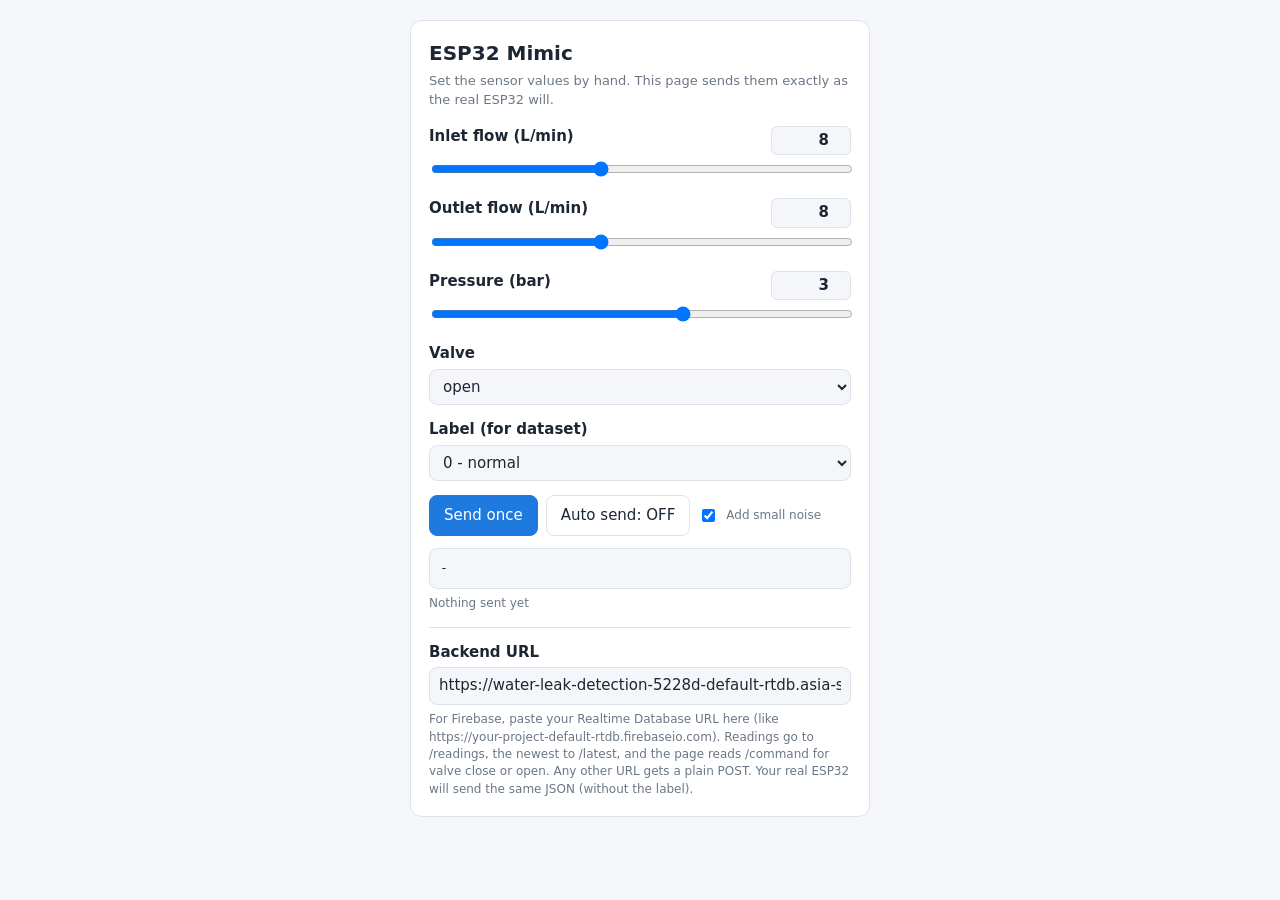
<file: esp32_mimic.html>
<!doctype html>
<html lang="en">
<head>
<meta charset="utf-8">
<meta name="viewport" content="width=device-width, initial-scale=1">
<title>ESP32 Mimic</title>
<style>
  :root{--bg:#f4f6f9;--card:#fff;--text:#1d2733;--muted:#6b7785;--line:#dde3ea;--blue:#1f7ae0}
  @media (prefers-color-scheme:dark){:root{--bg:#10151b;--card:#1a212a;--text:#e8edf2;--muted:#93a0ae;--line:#2b3541}}
  *{box-sizing:border-box}
  body{margin:0;background:var(--bg);color:var(--text);font:15px/1.45 system-ui,-apple-system,Segoe UI,Roboto,sans-serif;display:flex;justify-content:center;padding:20px}
  .card{background:var(--card);border:1px solid var(--line);border-radius:12px;padding:18px;width:100%;max-width:460px}
  h1{margin:0 0 4px;font-size:20px} p{margin:0 0 16px;color:var(--muted);font-size:13px}
  .f{margin-bottom:14px}
  .f label{display:flex;justify-content:space-between;font-weight:600;margin-bottom:4px}
  .f input[type=number]{width:80px;font:inherit;padding:3px 6px;border-radius:6px;border:1px solid var(--line);background:var(--bg);color:var(--text);text-align:right}
  input[type=range]{width:100%}
  select,input[type=text]{font:inherit;width:100%;padding:7px 9px;border-radius:8px;border:1px solid var(--line);background:var(--bg);color:var(--text)}
  button{font:inherit;padding:9px 14px;border-radius:8px;border:1px solid var(--line);background:var(--card);color:var(--text);cursor:pointer}
  button.primary{background:var(--blue);border-color:var(--blue);color:#fff}
  .row{display:flex;gap:8px;flex-wrap:wrap;align-items:center}
  pre{background:var(--bg);border:1px solid var(--line);border-radius:8px;padding:10px;margin:12px 0 6px;font-size:13px;white-space:pre-wrap}
  .s{font-size:12px;color:var(--muted)}
  hr{border:0;border-top:1px solid var(--line);margin:14px 0}
</style>
</head>
<body>
<div class="card">
  <h1>ESP32 Mimic</h1>
  <p>Set the sensor values by hand. This page sends them exactly as the real ESP32 will.</p>

  <div class="f">
    <label>Inlet flow (L/min) <input type="number" id="qiN" min="0" max="20" step="0.1" value="8"></label>
    <input type="range" id="qi" min="0" max="20" step="0.1" value="8">
  </div>
  <div class="f">
    <label>Outlet flow (L/min) <input type="number" id="qoN" min="0" max="20" step="0.1" value="8"></label>
    <input type="range" id="qo" min="0" max="20" step="0.1" value="8">
  </div>
  <div class="f">
    <label>Pressure (bar) <input type="number" id="pN" min="0" max="5" step="0.1" value="3"></label>
    <input type="range" id="p" min="0" max="5" step="0.1" value="3">
  </div>
  <div class="f">
    <label>Valve</label>
    <select id="valve"><option value="open">open</option><option value="closed">closed</option></select>
  </div>
  <div class="f">
    <label>Label (for dataset)</label>
    <select id="label"><option value="0">0 - normal</option><option value="1">1 - leak</option></select>
  </div>

  <div class="row">
    <button class="primary" id="sendBtn">Send once</button>
    <button id="autoBtn">Auto send: OFF</button>
    <label class="s row"><input type="checkbox" id="jit" checked> Add small noise</label>
  </div>

  <pre id="json">-</pre>
  <div class="s" id="net">Nothing sent yet</div>

  <hr>
  <div class="f" style="margin-bottom:6px">
    <label>Backend URL</label>
    <input type="text" id="url" value="https://water-leak-detection-5228d-default-rtdb.asia-southeast1.firebasedatabase.app/">
  </div>
  <div class="s">For Firebase, paste your Realtime Database URL here (like https://your-project-default-rtdb.firebaseio.com). Readings go to /readings, the newest to /latest, and the page reads /command for valve close or open. Any other URL gets a plain POST. Your real ESP32 will send the same JSON (without the label).</div>
</div>

<script>
const $ = id => document.getElementById(id);
// keep slider and number box in sync
[['qi','qiN'],['qo','qoN'],['p','pN']].forEach(([a,b]) => {
  $(a).oninput = () => $(b).value = $(a).value;
  $(b).oninput = () => $(a).value = $(b).value;
});
const n = v => v * (1 + (Math.random() + Math.random() - 1) * 0.03);
let timer = null;

function build(){
  const j = $('jit').checked;
  const f = id => Math.max(0, +(j ? n(+$(id).value) : +$(id).value).toFixed(2));
  return {
    ts: Math.floor(Date.now() / 1000),
    inlet_flow: f('qi'), outlet_flow: f('qo'), pressure: f('p'),
    valve: $('valve').value, label: +$('label').value
  };
}
async function send(){
  const r = build();
  $('json').textContent = JSON.stringify(r, null, 2);
  try{
    const base = $('url').value.replace(/\/+$/, '');
    const fb = /firebaseio\.com|firebasedatabase\.app/.test(base);
    const opts = {headers:{'Content-Type':'application/json'}, body:JSON.stringify(r)};
    let res, cmd = {};
    if(fb){
      // Firebase Realtime Database REST: history + latest, then read the command node
      res = await fetch(base + '/readings.json', {method:'POST', ...opts});
      await fetch(base + '/latest.json', {method:'PUT', ...opts});
      cmd = (await (await fetch(base + '/command.json')).json().catch(() => ({}))) || {};
    } else {
      res = await fetch(base, {method:'POST', ...opts});
      cmd = await res.json().catch(() => ({}));
    }
    $('net').textContent = 'Sent OK (' + res.status + ')' + (cmd.valve ? ' - backend says valve: ' + cmd.valve : '');
    if(cmd.valve === 'close') $('valve').value = 'closed';
    if(cmd.valve === 'open') $('valve').value = 'open';
  }catch(e){ $('net').textContent = 'Backend not reachable (values shown above only)'; }
}
$('sendBtn').onclick = send;
$('autoBtn').onclick = () => {
  if(timer){ clearInterval(timer); timer = null; $('autoBtn').textContent = 'Auto send: OFF'; }
  else { send(); timer = setInterval(send, 1000); $('autoBtn').textContent = 'Auto send: ON (1/sec)'; }
};
</script>
</body>
</html>
</file>
